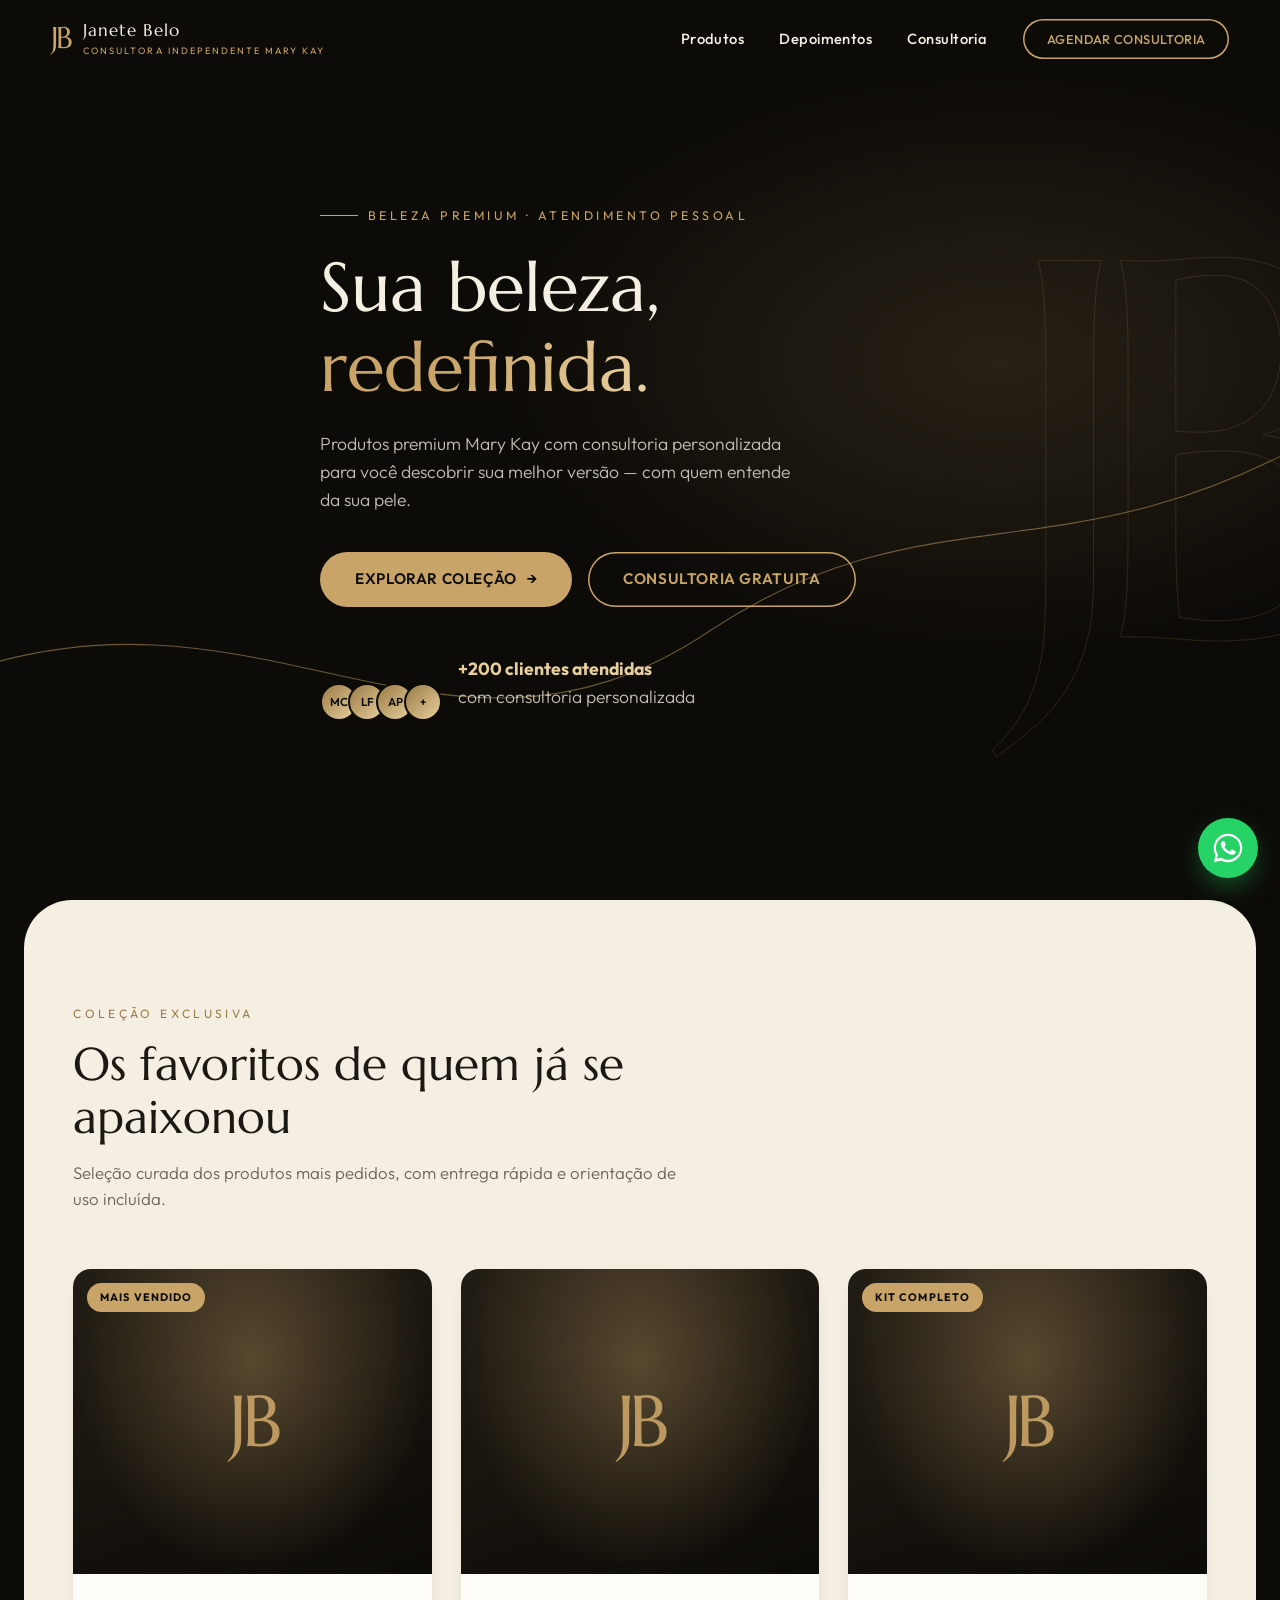
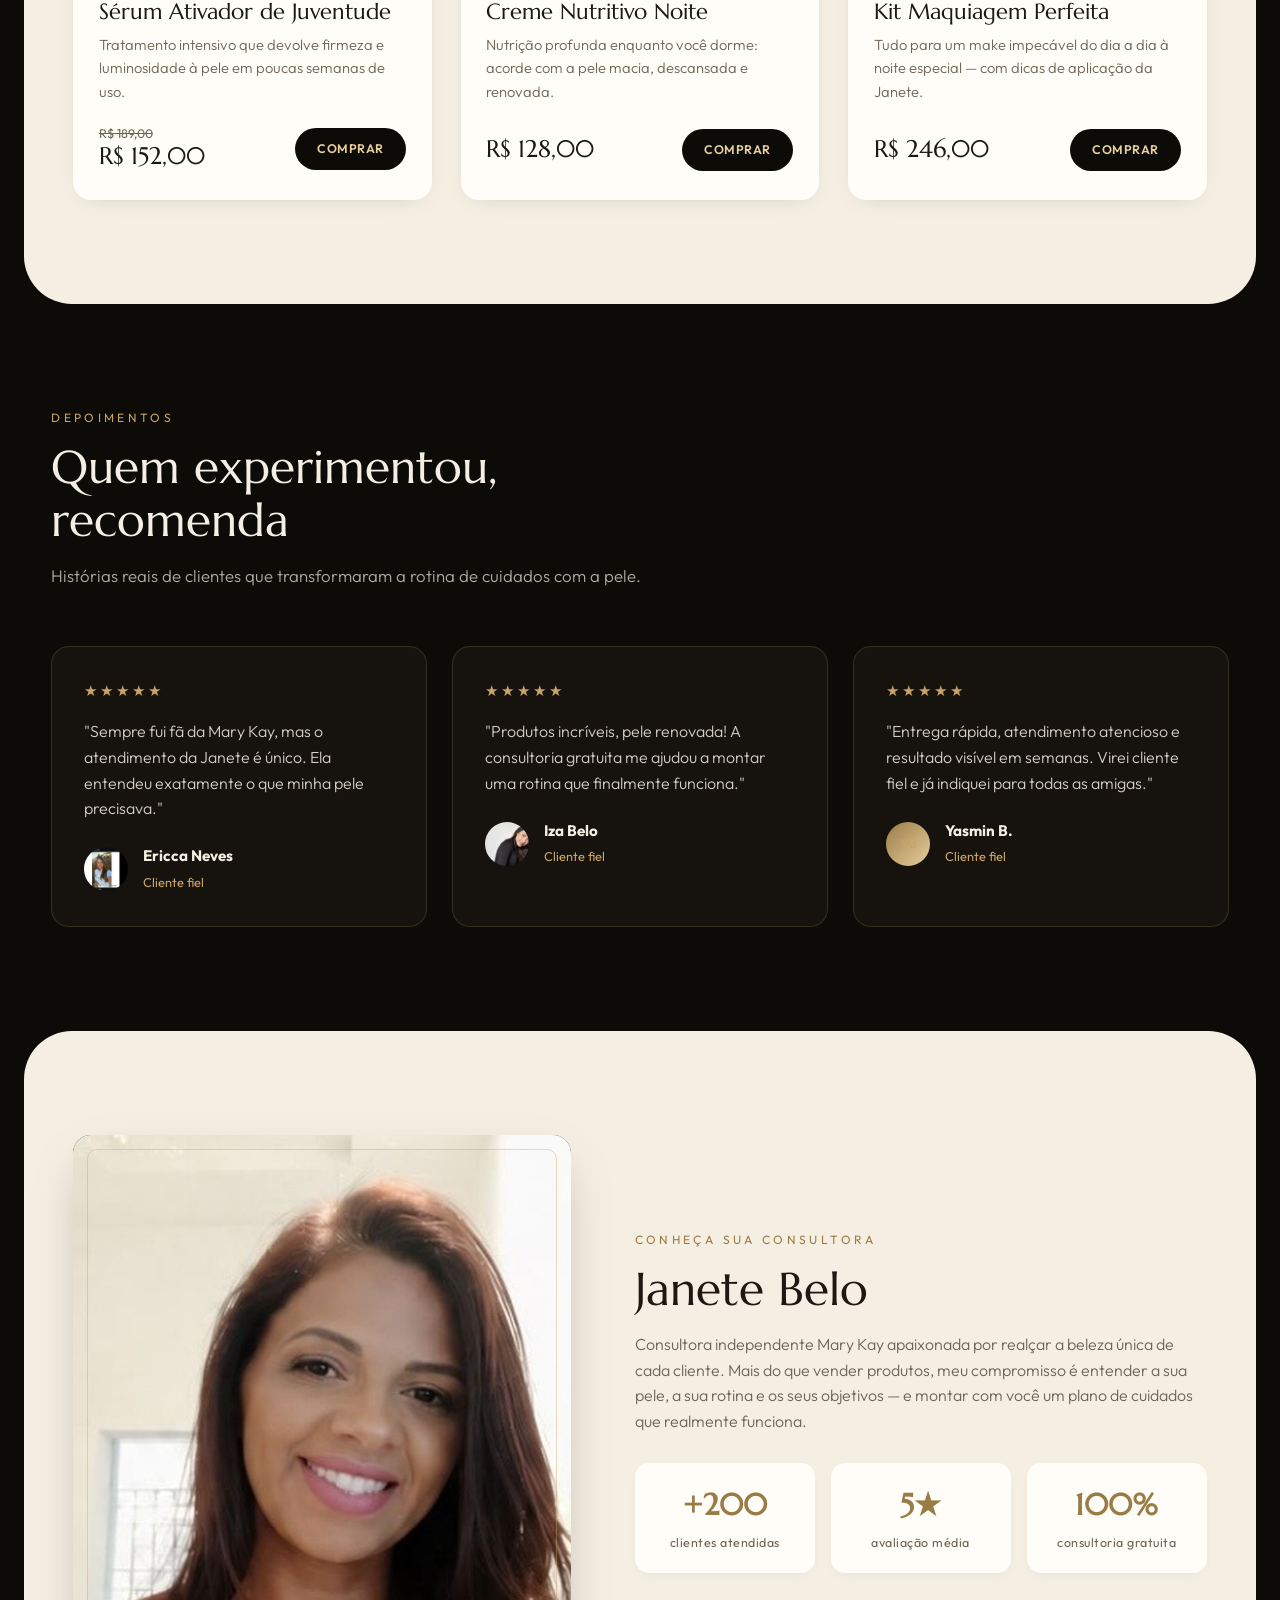
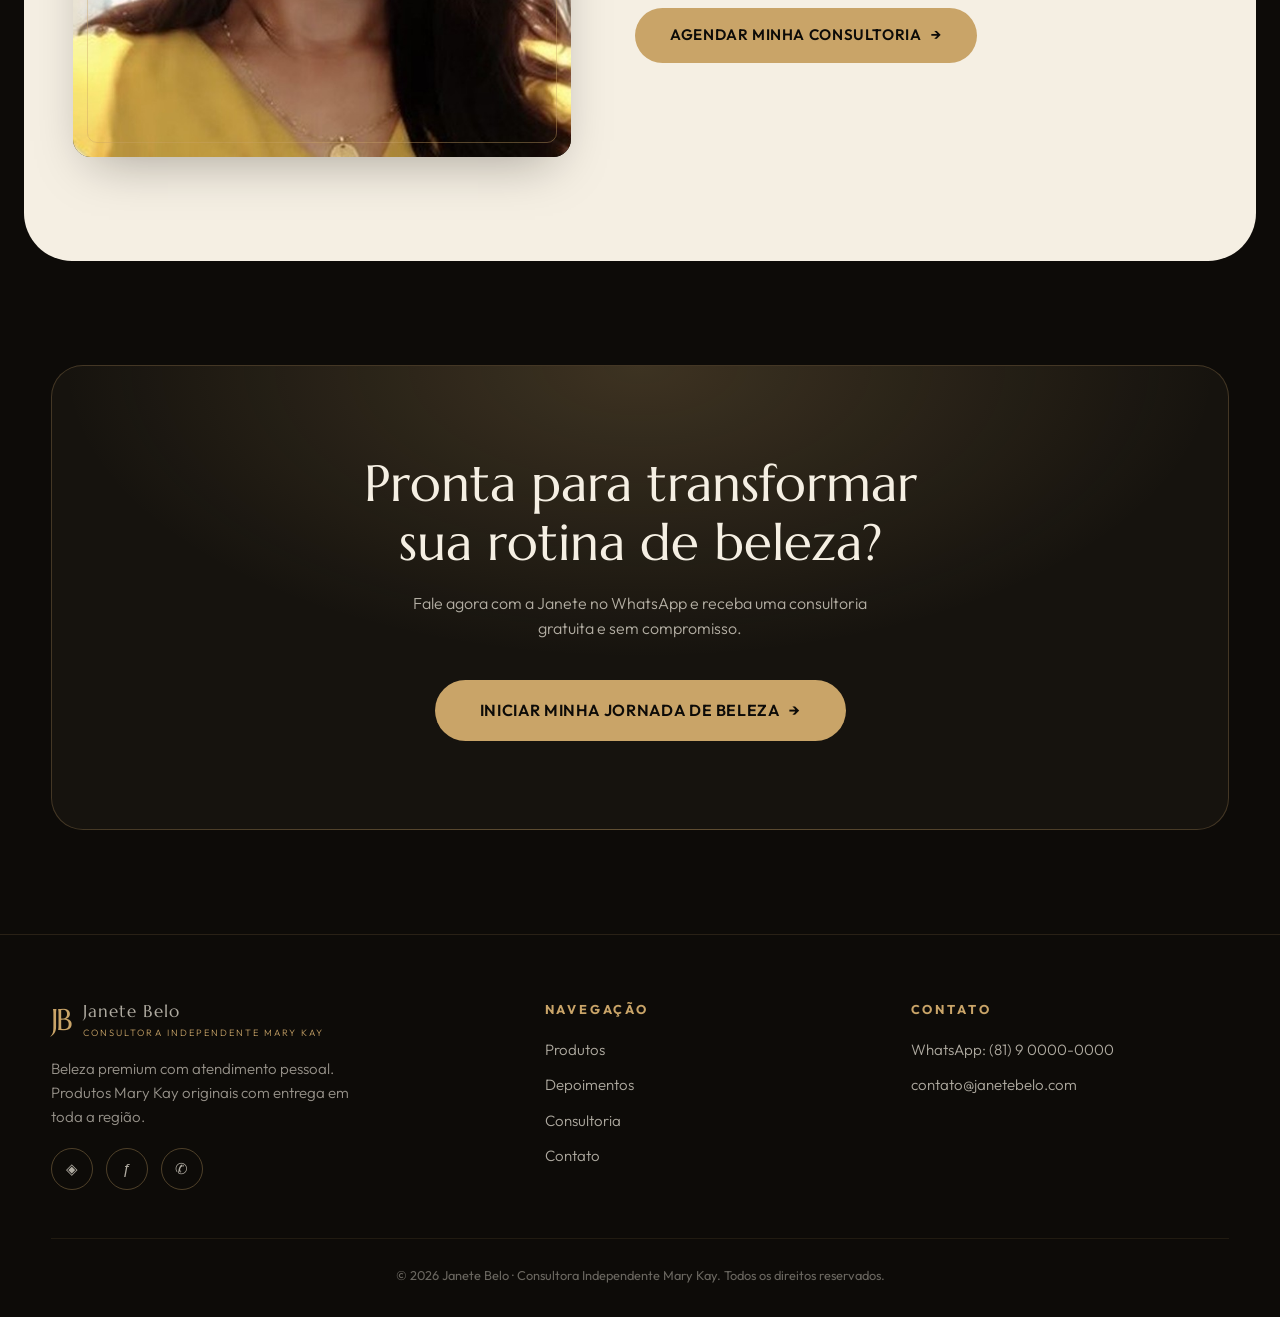
<file: index.html>
<!DOCTYPE html>
<html lang="pt-BR">
<head>
<meta charset="UTF-8">
<meta name="viewport" content="width=device-width, initial-scale=1.0">
<title>Janete Belo · Consultora Independente Mary Kay</title>
<meta name="description" content="Produtos premium Mary Kay com consultoria personalizada. Janete Belo, sua consultora independente. Descubra sua melhor versão.">

<!-- Fontes: Marcellus (display, luxo) + Outfit (corpo, moderno) -->
<link rel="preconnect" href="https://fonts.googleapis.com">
<link rel="preconnect" href="https://fonts.gstatic.com" crossorigin>
<link href="https://fonts.googleapis.com/css2?family=Marcellus&family=Outfit:wght@300;400;500;600;700&display=swap" rel="stylesheet">

<link rel="icon" type="image/x-icon" href="favicon.ico">
<link rel="apple-touch-icon" href="assets/img/favicon-192.png">

<link rel="stylesheet" href="css/style.css">
</head>
<body>

<!-- ================= HEADER ================= -->
<header class="header" id="header">
  <div class="container header__inner">
    <a href="#" class="logo">
      <span class="logo__monograma">JB</span>
      <span class="logo__texto">
        <span class="logo__nome">Janete Belo</span>
        <span class="logo__sub">Consultora Independente Mary Kay</span>
      </span>
    </a>
    <button class="menu-btn" id="menuBtn" aria-label="Abrir menu">☰</button>
    <nav class="nav" id="nav">
      <a href="#produtos">Produtos</a>
      <a href="#depoimentos">Depoimentos</a>
      <a href="#consultora">Consultoria</a>
      <a href="#contato" class="btn btn--fantasma">Agendar consultoria</a>
    </nav>
  </div>
</header>

<!-- ================= HERO ================= -->
<section class="hero">
  <span class="hero__marca" aria-hidden="true">JB</span>
  <svg class="hero__linha" viewBox="0 0 1440 800" preserveAspectRatio="none" aria-hidden="true">
    <path d="M-50,600 C300,500 500,720 800,560 C1050,430 1200,520 1500,380"/>
  </svg>
  <div class="container hero__conteudo">
    <span class="hero__eyebrow entrada entrada--1">Beleza premium · Atendimento pessoal</span>
    <h1 class="entrada entrada--2">Sua beleza,<br><em>redefinida.</em></h1>
    <p class="entrada entrada--3">Produtos premium Mary Kay com consultoria personalizada para você descobrir sua melhor versão — com quem entende da sua pele.</p>
    <div class="hero__ctas entrada entrada--4">
      <a href="#produtos" class="btn"><span>Explorar coleção</span><span class="seta">→</span></a>
      <a href="#contato" class="btn btn--fantasma"><span>Consultoria gratuita</span></a>
    </div>
    <div class="hero__prova entrada entrada--5">
      <div class="hero__avatares">
        <span>MC</span><span>LF</span><span>AP</span><span>+</span>
      </div>
      <p><strong>+200 clientes atendidas</strong><br>com consultoria personalizada</p>
    </div>
  </div>
</section>

<!-- ================= PRODUTOS ================= -->
<section class="secao secao--clara" id="produtos">
  <div class="container">
    <div class="secao__topo reveal">
      <span class="secao__eyebrow">Coleção exclusiva</span>
      <h2>Os favoritos de quem já se apaixonou</h2>
      <p>Seleção curada dos produtos mais pedidos, com entrega rápida e orientação de uso incluída.</p>
    </div>

    <div class="produtos__grid">
      <!-- PRODUTO 1 -->
      <article class="produto reveal">
        <div class="produto__foto">
          <span class="produto__selo">Mais vendido</span>
          <!-- Troque este span por <img src="serum.jpg" alt="Sérum Ativador de Juventude"> -->
          <span class="produto__marca" aria-hidden="true">JB</span>
        </div>
        <div class="produto__corpo">
          <h3>Sérum Ativador de Juventude</h3>
          <p>Tratamento intensivo que devolve firmeza e luminosidade à pele em poucas semanas de uso.</p>
          <div class="produto__rodape">
            <div class="produto__preco">
              <span class="de">R$ 189,00</span>
              <span class="por">R$ 152,00</span>
            </div>
            <a class="btn btn--escuro js-comprar" data-produto="Sérum Ativador de Juventude" href="#"><span>Comprar</span></a>
          </div>
        </div>
      </article>

      <!-- PRODUTO 2 -->
      <article class="produto reveal">
        <div class="produto__foto">
          <span class="produto__marca" aria-hidden="true">JB</span>
        </div>
        <div class="produto__corpo">
          <h3>Creme Nutritivo Noite</h3>
          <p>Nutrição profunda enquanto você dorme: acorde com a pele macia, descansada e renovada.</p>
          <div class="produto__rodape">
            <div class="produto__preco">
              <span class="por">R$ 128,00</span>
            </div>
            <a class="btn btn--escuro js-comprar" data-produto="Creme Nutritivo Noite" href="#"><span>Comprar</span></a>
          </div>
        </div>
      </article>

      <!-- PRODUTO 3 -->
      <article class="produto reveal">
        <div class="produto__foto">
          <span class="produto__selo">Kit completo</span>
          <span class="produto__marca" aria-hidden="true">JB</span>
        </div>
        <div class="produto__corpo">
          <h3>Kit Maquiagem Perfeita</h3>
          <p>Tudo para um make impecável do dia a dia à noite especial — com dicas de aplicação da Janete.</p>
          <div class="produto__rodape">
            <div class="produto__preco">
              <span class="por">R$ 246,00</span>
            </div>
            <a class="btn btn--escuro js-comprar" data-produto="Kit Maquiagem Perfeita" href="#"><span>Comprar</span></a>
          </div>
        </div>
      </article>
    </div>
  </div>
</section>

<!-- ================= DEPOIMENTOS ================= -->
<section class="secao secao--escura" id="depoimentos">
  <div class="container">
    <div class="secao__topo reveal">
      <span class="secao__eyebrow">Depoimentos</span>
      <h2>Quem experimentou, recomenda</h2>
      <p>Histórias reais de clientes que transformaram a rotina de cuidados com a pele.</p>
    </div>
    <div class="depoimentos__grid">
      <article class="depoimento reveal">
        <div class="depoimento__estrelas" aria-label="5 estrelas">★★★★★</div>
        <p>"Sempre fui fã da Mary Kay, mas o atendimento da Janete é único. Ela entendeu exatamente o que minha pele precisava."</p>
        <div class="depoimento__autor">
          <img class="depoimento__avatar" src="assets/img/depoimentos/ericca.jpg" alt="Ericca Neves">
          <div><strong>Ericca Neves</strong><span>Cliente fiel</span></div>
        </div>
      </article>
      <article class="depoimento reveal">
        <div class="depoimento__estrelas" aria-label="5 estrelas">★★★★★</div>
        <p>"Produtos incríveis, pele renovada! A consultoria gratuita me ajudou a montar uma rotina que finalmente funciona."</p>
        <div class="depoimento__autor">
          <img class="depoimento__avatar" src="assets/img/depoimentos/iza.jpg" alt="Iza Belo">
          <div><strong>Iza Belo</strong><span>Cliente fiel</span></div>
        </div>
      </article>
      <article class="depoimento reveal">
        <div class="depoimento__estrelas" aria-label="5 estrelas">★★★★★</div>
        <p>"Entrega rápida, atendimento atencioso e resultado visível em semanas. Virei cliente fiel e já indiquei para todas as amigas."</p>
        <div class="depoimento__autor">
          <!-- Foto da Yasmin: substitua o span por <img class="depoimento__avatar" src="assets/img/depoimentos/yasmin.jpg" alt="Yasmin B."> -->
          <span class="depoimento__avatar">YB</span>
          <div><strong>Yasmin B.</strong><span>Cliente fiel</span></div>
        </div>
      </article>
    </div>
  </div>
</section>

<!-- ================= CONSULTORA ================= -->
<section class="secao secao--clara" id="consultora">
  <div class="container consultora">
    <div class="consultora__foto reveal">
      <img src="assets/img/janete.jpg" alt="Janete Belo, Consultora Independente Mary Kay">
    </div>
    <div class="consultora__texto reveal">
      <span class="secao__eyebrow">Conheça sua consultora</span>
      <h2>Janete Belo</h2>
      <p>Consultora independente Mary Kay apaixonada por realçar a beleza única de cada cliente. Mais do que vender produtos, meu compromisso é entender a sua pele, a sua rotina e os seus objetivos — e montar com você um plano de cuidados que realmente funciona.</p>
      <div class="consultora__stats">
        <div class="stat"><strong>+200</strong><span>clientes atendidas</span></div>
        <div class="stat"><strong>5★</strong><span>avaliação média</span></div>
        <div class="stat"><strong>100%</strong><span>consultoria gratuita</span></div>
      </div>
      <a href="#contato" class="btn"><span>Agendar minha consultoria</span><span class="seta">→</span></a>
    </div>
  </div>
</section>

<!-- ================= CTA FINAL ================= -->
<section class="secao secao--escura" id="contato">
  <div class="container">
    <div class="cta-final reveal">
      <h2>Pronta para transformar sua rotina de beleza?</h2>
      <p>Fale agora com a Janete no WhatsApp e receba uma consultoria gratuita e sem compromisso.</p>
      <a class="btn js-whats" href="#"><span>Iniciar minha jornada de beleza</span><span class="seta">→</span></a>
    </div>
  </div>
</section>

<!-- ================= FOOTER ================= -->
<footer class="footer">
  <div class="container">
    <div class="footer__grid">
      <div>
        <a href="#" class="logo" style="margin-bottom:1rem">
          <span class="logo__monograma">JB</span>
          <span class="logo__texto">
            <span class="logo__nome">Janete Belo</span>
            <span class="logo__sub">Consultora Independente Mary Kay</span>
          </span>
        </a>
        <p>Beleza premium com atendimento pessoal. Produtos Mary Kay originais com entrega em toda a região.</p>
        <div class="footer__social">
          <a href="#" aria-label="Instagram">◈</a>
          <a href="#" aria-label="Facebook">ƒ</a>
          <a href="#" aria-label="WhatsApp" class="js-whats">✆</a>
        </div>
      </div>
      <div>
        <h4>Navegação</h4>
        <ul>
          <li><a href="#produtos">Produtos</a></li>
          <li><a href="#depoimentos">Depoimentos</a></li>
          <li><a href="#consultora">Consultoria</a></li>
          <li><a href="#contato">Contato</a></li>
        </ul>
      </div>
      <div>
        <h4>Contato</h4>
        <ul>
          <li><a href="#" class="js-whats">WhatsApp: (81) 9 0000-0000</a></li>
          <li><a href="mailto:contato@janetebelo.com">contato@janetebelo.com</a></li>
        </ul>
      </div>
    </div>
    <div class="footer__base">
      © 2026 Janete Belo · Consultora Independente Mary Kay. Todos os direitos reservados.
    </div>
  </div>
</footer>

<!-- ================= WHATSAPP FLUTUANTE ================= -->
<a class="whats js-whats" href="#" aria-label="Falar no WhatsApp">
  <svg viewBox="0 0 32 32"><path d="M16 .8C7.6.8.8 7.6.8 16c0 2.7.7 5.3 2 7.6L.8 31.2l7.8-2c2.2 1.2 4.7 1.9 7.4 1.9 8.4 0 15.2-6.8 15.2-15.2S24.4.8 16 .8zm0 27.7c-2.4 0-4.7-.7-6.7-1.9l-.5-.3-4.6 1.2 1.2-4.5-.3-.5c-1.3-2-2-4.4-2-6.8C3.1 8.9 8.9 3.1 16 3.1S28.9 8.9 28.9 16 23.1 28.5 16 28.5zm7-9.6c-.4-.2-2.3-1.1-2.6-1.2-.4-.1-.6-.2-.9.2-.3.4-1 1.2-1.2 1.5-.2.2-.4.3-.8.1-.4-.2-1.6-.6-3.1-1.9-1.1-1-1.9-2.3-2.1-2.6-.2-.4 0-.6.2-.8l.6-.7c.2-.2.3-.4.4-.6.1-.3 0-.5 0-.7-.1-.2-.9-2.1-1.2-2.9-.3-.8-.6-.7-.9-.7h-.7c-.3 0-.7.1-1 .5-.4.4-1.4 1.3-1.4 3.2s1.4 3.7 1.6 4c.2.3 2.8 4.2 6.7 5.9.9.4 1.7.6 2.2.8.9.3 1.8.3 2.5.2.8-.1 2.3-1 2.7-1.9.3-.9.3-1.7.2-1.9-.1-.2-.3-.3-.7-.5z"/></svg>
</a>

<script src="js/main.js"></script>
</body>
</html>
</file>
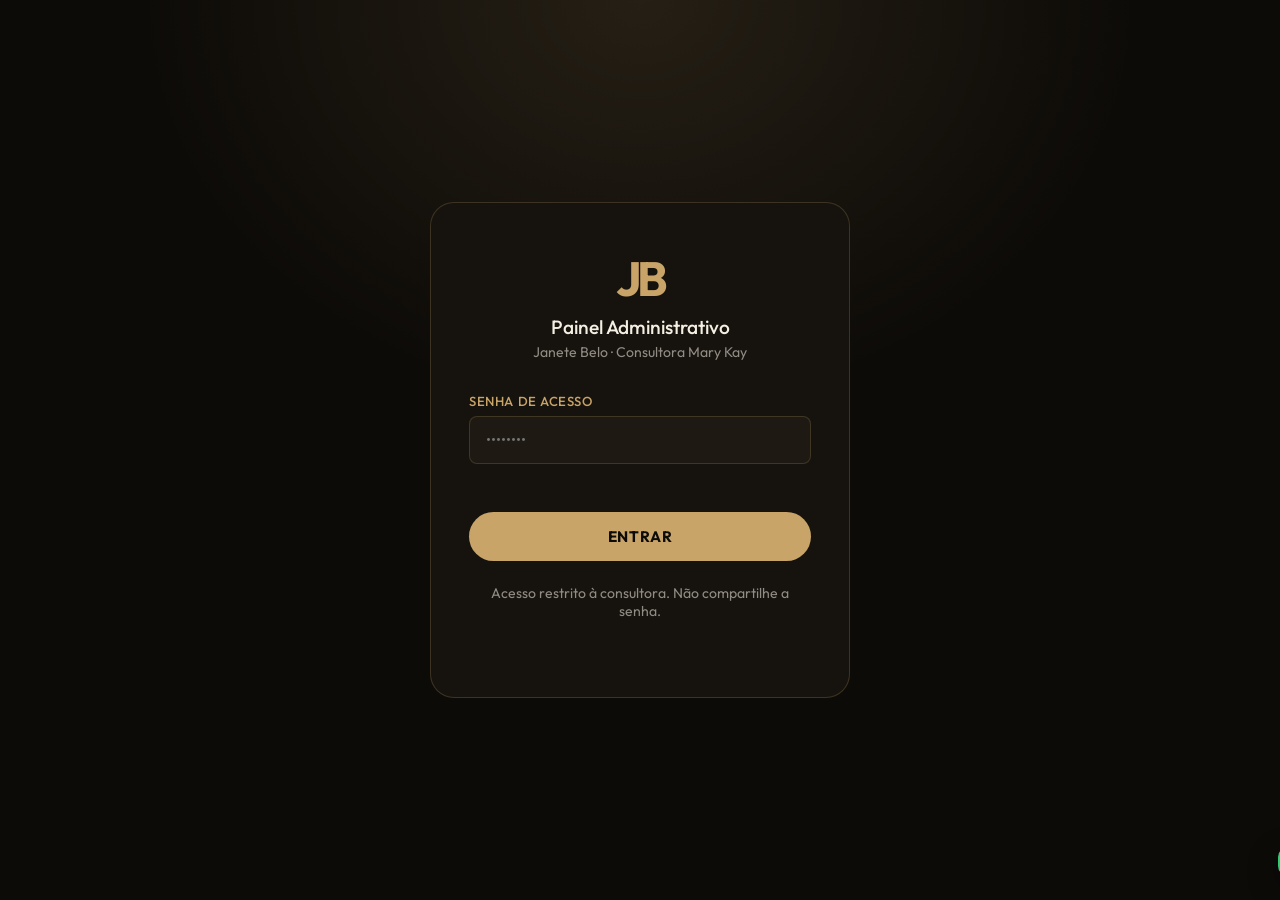
<file: admin.html>
<!DOCTYPE html>
<html lang="pt-BR">
<head>
<meta charset="UTF-8">
<meta name="viewport" content="width=device-width, initial-scale=1.0">
<title>Admin · Janete Belo</title>
<link rel="icon" type="image/x-icon" href="favicon.ico">
<link rel="preconnect" href="https://fonts.googleapis.com">
<link href="https://fonts.googleapis.com/css2?family=Outfit:wght@300;400;500;600;700&display=swap" rel="stylesheet">
<style>
:root{
  --preto:#0D0B08; --preto-suave:#16130E; --preto-card:#1E1A13;
  --dourado:#C9A468; --dourado-claro:#E8CF9E; --dourado-escuro:#9A7B45;
  --creme:#F5EFE3; --creme-card:#FFFDF8;
  --verde:#2ECC71; --vermelho:#E74C3C; --azul:#3498DB;
  --fonte:'Outfit',sans-serif;
  --raio:14px; --raio-sm:8px;
  --trans:cubic-bezier(.22,.9,.28,1);
}
*{margin:0;padding:0;box-sizing:border-box}
body{font-family:var(--fonte);background:var(--preto);color:var(--creme);min-height:100svh}
a{color:inherit;text-decoration:none}
img{max-width:100%;display:block}
button{cursor:pointer;font-family:var(--fonte)}

/* ── TELA DE LOGIN ── */
#tela-login{
  display:flex; align-items:center; justify-content:center;
  min-height:100svh;
  background:radial-gradient(ellipse 60% 70% at 50% 0%,rgba(201,164,104,.13),transparent 65%),var(--preto);
}
.login-box{
  width:min(420px,92vw);
  background:var(--preto-suave);
  border:1px solid rgba(201,164,104,.22);
  border-radius:24px;
  padding:2.8rem 2.4rem;
  text-align:center;
}
.login-logo{
  font-size:3rem; font-weight:700; letter-spacing:-.1em;
  color:var(--dourado); margin-bottom:.4rem;
}
.login-box h1{font-size:1.2rem;font-weight:500;margin-bottom:.3rem}
.login-box p{font-size:.88rem;color:rgba(245,239,227,.55);margin-bottom:2rem}
.campo{text-align:left;margin-bottom:1.2rem}
.campo label{display:block;font-size:.82rem;font-weight:500;color:var(--dourado);margin-bottom:.4rem;letter-spacing:.04em}
.campo input{
  width:100%; padding:.85rem 1rem;
  background:var(--preto-card); border:1px solid rgba(201,164,104,.2);
  border-radius:var(--raio-sm); color:var(--creme); font-family:var(--fonte); font-size:.95rem;
  transition:border-color .3s;
}
.campo input:focus{outline:none;border-color:var(--dourado)}
.erro-msg{color:var(--vermelho);font-size:.83rem;margin-bottom:.8rem;min-height:1.2em;text-align:center}
.btn-login{
  width:100%; padding:.95rem; border:none; border-radius:100px;
  background:var(--dourado); color:var(--preto); font-weight:700; font-size:.95rem;
  letter-spacing:.05em; text-transform:uppercase;
  position:relative; overflow:hidden;
  transition:transform .3s var(--trans), box-shadow .3s var(--trans);
}
.btn-login:hover{transform:translateY(-2px);box-shadow:0 10px 30px -10px rgba(201,164,104,.5)}
.login-hint{font-size:.75rem;color:rgba(245,239,227,.35);margin-top:1.4rem}

/* ── LAYOUT ADMIN ── */
#tela-admin{display:none}
.admin-header{
  position:sticky;top:0;z-index:50;
  background:rgba(13,11,8,.92); backdrop-filter:blur(14px);
  border-bottom:1px solid rgba(201,164,104,.15);
  padding:.8rem 1.6rem;
  display:flex; align-items:center; justify-content:space-between; gap:1rem;
}
.admin-logo{font-size:1.3rem;font-weight:700;letter-spacing:-.06em;color:var(--dourado)}
.admin-logo span{font-size:.78rem;font-weight:400;color:rgba(245,239,227,.5);margin-left:.4rem;letter-spacing:.04em}
.admin-header-actions{display:flex;gap:.7rem;align-items:center}
.chip{
  display:inline-flex;align-items:center;gap:.4rem;
  padding:.4rem .9rem; border-radius:100px; font-size:.78rem; font-weight:600;
  border:1px solid rgba(201,164,104,.35); color:var(--dourado); background:transparent;
  transition:background .3s, color .3s;
}
.chip:hover{background:var(--dourado);color:var(--preto)}
.chip--vermelho{border-color:rgba(231,76,60,.4);color:var(--vermelho)}
.chip--vermelho:hover{background:var(--vermelho);color:#fff}

.admin-body{max-width:1100px;margin:0 auto;padding:2rem 1.4rem 4rem}

/* Barra de ações */
.barra-acoes{
  display:flex; gap:.8rem; align-items:center; flex-wrap:wrap;
  margin-bottom:2rem;
}
.barra-acoes h2{font-size:1.3rem;font-weight:600;flex:1}
.badge{
  background:var(--dourado); color:var(--preto);
  font-size:.72rem; font-weight:700; padding:.2rem .6rem;
  border-radius:100px; margin-left:.5rem;
}

/* Botão primário */
.btn-pri{
  display:inline-flex;align-items:center;gap:.5rem;
  padding:.7rem 1.4rem; border:none; border-radius:100px;
  background:var(--dourado); color:var(--preto);
  font-family:var(--fonte); font-weight:700; font-size:.85rem;
  letter-spacing:.03em; text-transform:uppercase;
  transition:transform .3s var(--trans), box-shadow .3s var(--trans);
  position:relative;overflow:hidden;
}
.btn-pri:hover{transform:translateY(-2px);box-shadow:0 8px 24px -8px rgba(201,164,104,.5)}
.btn-sec{
  display:inline-flex;align-items:center;gap:.5rem;
  padding:.7rem 1.4rem; border:1.5px solid rgba(201,164,104,.35); border-radius:100px;
  background:transparent; color:var(--dourado);
  font-family:var(--fonte); font-weight:600; font-size:.85rem;
  transition:background .3s, color .3s;
}
.btn-sec:hover{background:var(--dourado);color:var(--preto)}

/* Grid de produtos */
.produtos-grid{
  display:grid;
  grid-template-columns:repeat(auto-fill,minmax(300px,1fr));
  gap:1.2rem;
}
.prod-card{
  background:var(--preto-card);
  border:1px solid rgba(201,164,104,.15);
  border-radius:var(--raio);
  overflow:hidden;
  transition:border-color .3s, transform .3s var(--trans);
  display:flex; flex-direction:column;
}
.prod-card:hover{border-color:rgba(201,164,104,.4);transform:translateY(-4px)}
.prod-foto{
  position:relative; aspect-ratio:4/3;
  background:linear-gradient(160deg,#221D14,#0D0B08);
  display:flex; align-items:center; justify-content:center;
  overflow:hidden;
}
.prod-foto img{width:100%;height:100%;object-fit:cover}
.prod-foto-placeholder{
  font-size:3.5rem; font-weight:700; color:rgba(201,164,104,.35); letter-spacing:-.08em;
}
.prod-selo-ativo{
  position:absolute;top:10px;left:10px;
  background:var(--verde); color:#fff;
  font-size:.65rem; font-weight:700; letter-spacing:.1em; text-transform:uppercase;
  padding:.25rem .6rem; border-radius:100px;
}
.prod-selo-inativo{background:rgba(231,76,60,.85) !important}
.prod-corpo{padding:1.1rem 1.2rem 1.3rem;flex:1;display:flex;flex-direction:column;gap:.35rem}
.prod-nome{font-size:1.05rem;font-weight:600;color:var(--creme-card)}
.prod-desc{font-size:.85rem;color:rgba(245,239,227,.6);font-weight:300;flex:1;
  display:-webkit-box;-webkit-line-clamp:2;-webkit-box-orient:vertical;overflow:hidden}
.prod-preco{display:flex;align-items:center;gap:.7rem;margin-top:.4rem}
.prod-preco .por{font-size:1.2rem;font-weight:700;color:var(--dourado)}
.prod-preco .de{font-size:.85rem;color:rgba(245,239,227,.4);text-decoration:line-through}
.prod-acoes{
  display:flex; gap:.6rem; padding:.9rem 1.2rem;
  border-top:1px solid rgba(201,164,104,.1);
}
.btn-icon{
  flex:1; padding:.55rem; border:1px solid rgba(201,164,104,.2);
  border-radius:var(--raio-sm); background:transparent; color:rgba(245,239,227,.7);
  font-size:.82rem; font-weight:500; font-family:var(--fonte);
  transition:background .25s, color .25s, border-color .25s;
}
.btn-icon:hover{background:rgba(201,164,104,.15);color:var(--dourado-claro);border-color:rgba(201,164,104,.4)}
.btn-icon--del:hover{background:rgba(231,76,60,.15);color:var(--vermelho);border-color:rgba(231,76,60,.35)}
.btn-icon--ok:hover{background:rgba(46,204,113,.15);color:var(--verde);border-color:rgba(46,204,113,.35)}

/* Estado vazio */
.vazio{
  grid-column:1/-1; text-align:center; padding:4rem 2rem;
  color:rgba(245,239,227,.4);
}
.vazio .icon{font-size:3.5rem;margin-bottom:1rem;opacity:.5}

/* ── MODAL ── */
.overlay{
  display:none; position:fixed; inset:0; z-index:200;
  background:rgba(0,0,0,.75); backdrop-filter:blur(6px);
  align-items:center; justify-content:center; padding:1rem;
}
.overlay.aberto{display:flex}
.modal{
  background:var(--preto-suave);
  border:1px solid rgba(201,164,104,.25);
  border-radius:20px;
  width:min(620px,100%);
  max-height:90svh; overflow-y:auto;
  padding:2rem 2rem 1.5rem;
  animation:slideUp .35s var(--trans);
}
@keyframes slideUp{from{opacity:0;transform:translateY(30px)}to{opacity:1;transform:none}}
.modal-header{display:flex;align-items:center;justify-content:space-between;margin-bottom:1.8rem}
.modal-header h3{font-size:1.2rem;font-weight:600}
.btn-fechar{
  background:none;border:none;color:rgba(245,239,227,.5);
  font-size:1.5rem;line-height:1;padding:.2rem;
  transition:color .25s;
}
.btn-fechar:hover{color:var(--vermelho)}
.form-grid{display:grid;grid-template-columns:1fr 1fr;gap:1rem}
.form-grid .span2{grid-column:span 2}
.form-campo{display:flex;flex-direction:column;gap:.4rem}
.form-campo label{font-size:.8rem;font-weight:500;color:var(--dourado);letter-spacing:.04em}
.form-campo input,
.form-campo textarea,
.form-campo select{
  padding:.75rem .9rem; border-radius:var(--raio-sm);
  background:var(--preto-card); border:1px solid rgba(201,164,104,.2);
  color:var(--creme); font-family:var(--fonte); font-size:.9rem;
  transition:border-color .3s;
}
.form-campo input:focus,
.form-campo textarea:focus,
.form-campo select:focus{outline:none;border-color:var(--dourado)}
.form-campo textarea{resize:vertical;min-height:80px}
.form-campo select option{background:var(--preto-suave)}
/* Preview da foto */
.foto-preview{
  aspect-ratio:4/3; border-radius:var(--raio-sm);
  background:var(--preto-card); border:2px dashed rgba(201,164,104,.3);
  display:flex;align-items:center;justify-content:center;
  overflow:hidden; position:relative; cursor:pointer;
  transition:border-color .3s;
}
.foto-preview:hover{border-color:var(--dourado)}
.foto-preview img{width:100%;height:100%;object-fit:cover}
.foto-preview-txt{text-align:center;color:rgba(245,239,227,.4);font-size:.85rem;pointer-events:none}
.foto-preview-txt span{display:block;font-size:2rem;margin-bottom:.4rem}
.form-campo input[type="file"]{display:none}
/* Toggle ativo */
.toggle-row{display:flex;align-items:center;justify-content:space-between;
  padding:.75rem .9rem; background:var(--preto-card);
  border:1px solid rgba(201,164,104,.2); border-radius:var(--raio-sm)}
.toggle-label{font-size:.9rem}
.toggle{position:relative;width:44px;height:24px;flex-shrink:0}
.toggle input{opacity:0;width:0;height:0}
.toggle-slider{
  position:absolute;inset:0; background:rgba(201,164,104,.2);
  border-radius:100px; transition:.3s;cursor:pointer;
}
.toggle-slider::before{
  content:"";position:absolute;width:18px;height:18px;
  left:3px;top:3px; background:#fff; border-radius:50%;
  transition:.3s var(--trans);
}
.toggle input:checked + .toggle-slider{background:var(--dourado)}
.toggle input:checked + .toggle-slider::before{transform:translateX(20px)}

.modal-footer{display:flex;gap:.8rem;justify-content:flex-end;margin-top:1.6rem;padding-top:1.2rem;border-top:1px solid rgba(201,164,104,.1)}

/* Toast */
.toast{
  position:fixed; bottom:1.5rem; right:1.5rem; z-index:999;
  background:var(--preto-card); border-left:3px solid var(--verde);
  border-radius:10px; padding:.9rem 1.3rem; font-size:.88rem; font-weight:500;
  box-shadow:0 10px 30px rgba(0,0,0,.4);
  transform:translateX(110%); transition:transform .4s var(--trans);
  min-width:220px;
}
.toast.show{transform:none}
.toast--erro{border-left-color:var(--vermelho)}

/* Exportar banner */
.export-banner{
  background:var(--preto-card); border:1px dashed rgba(201,164,104,.3);
  border-radius:var(--raio); padding:1.2rem 1.6rem;
  display:flex; align-items:center; gap:1rem; flex-wrap:wrap;
  margin-bottom:2rem;
}
.export-banner p{flex:1;font-size:.88rem;color:rgba(245,239,227,.65)}
.export-banner strong{color:var(--dourado-claro)}

/* Filtros */
.filtros{display:flex;gap:.6rem;flex-wrap:wrap;margin-bottom:1.5rem}
.filtro-btn{
  padding:.4rem .9rem; border-radius:100px; font-size:.8rem; font-weight:500;
  border:1px solid rgba(201,164,104,.25); background:transparent; color:rgba(245,239,227,.6);
  font-family:var(--fonte); transition:.25s;
}
.filtro-btn:hover,.filtro-btn.ativo{background:var(--dourado);color:var(--preto);border-color:var(--dourado)}

@media(max-width:560px){
  .form-grid{grid-template-columns:1fr}
  .form-grid .span2{grid-column:span 1}
  .admin-body{padding:1.2rem .8rem 3rem}
}
</style>
</head>
<body>

<!-- ══════════════ TELA DE LOGIN ══════════════ -->
<div id="tela-login">
  <div class="login-box">
    <div class="login-logo">JB</div>
    <h1>Painel Administrativo</h1>
    <p>Janete Belo · Consultora Mary Kay</p>
    <div class="campo">
      <label>SENHA DE ACESSO</label>
      <input type="password" id="inp-senha" placeholder="••••••••" autocomplete="current-password">
    </div>
    <div class="erro-msg" id="msg-erro"></div>
    <button class="btn-login" id="btn-entrar">ENTRAR</button>
    <p class="login-hint">Acesso restrito à consultora. Não compartilhe a senha.</p>
  </div>
</div>

<!-- ══════════════ PAINEL ADMIN ══════════════ -->
<div id="tela-admin">

  <header class="admin-header">
    <div style="display:flex;align-items:center;gap:.8rem">
      <div class="admin-logo">JB <span>Painel de Produtos</span></div>
    </div>
    <div class="admin-header-actions">
      <a href="index.html" target="_blank" class="chip">🌐 Ver site</a>
      <button class="chip chip--vermelho" id="btn-sair">Sair</button>
    </div>
  </header>

  <div class="admin-body">

    <!-- Banner exportar -->
    <div class="export-banner">
      <p>Os produtos salvos aqui ficam no <strong>armazenamento do navegador</strong>. Ao terminar de editar, clique em <strong>"Exportar JSON"</strong> e envie o arquivo para o desenvolvedor atualizar o site.</p>
      <button class="btn-sec" id="btn-exportar">⬇ Exportar JSON</button>
      <button class="btn-sec" id="btn-importar-btn">⬆ Importar JSON</button>
      <input type="file" id="inp-importar" accept=".json" style="display:none">
    </div>

    <!-- Ações -->
    <div class="barra-acoes">
      <h2>Produtos <span class="badge" id="badge-total">0</span></h2>
      <button class="btn-pri" id="btn-novo">+ Novo produto</button>
    </div>

    <!-- Filtros -->
    <div class="filtros">
      <button class="filtro-btn ativo" data-filtro="todos">Todos</button>
      <button class="filtro-btn" data-filtro="ativo">Ativos</button>
      <button class="filtro-btn" data-filtro="inativo">Inativos</button>
    </div>

    <!-- Grid -->
    <div class="produtos-grid" id="grid-produtos">
      <div class="vazio">
        <div class="icon">📦</div>
        <p>Nenhum produto cadastrado ainda.<br>Clique em <strong>+ Novo produto</strong> para começar.</p>
      </div>
    </div>

  </div>
</div>

<!-- ══════════════ MODAL PRODUTO ══════════════ -->
<div class="overlay" id="overlay-produto">
  <div class="modal" id="modal-produto">
    <div class="modal-header">
      <h3 id="modal-titulo">Novo produto</h3>
      <button class="btn-fechar" id="btn-fechar-modal">✕</button>
    </div>

    <div class="form-grid">
      <!-- Foto -->
      <div class="form-campo span2">
        <label>FOTO DO PRODUTO</label>
        <div class="foto-preview" id="foto-preview" title="Clique para escolher imagem">
          <div class="foto-preview-txt"><span>📷</span>Clique para adicionar foto<br><small style="opacity:.6">JPG, PNG, WEBP · máx 3MB</small></div>
        </div>
        <input type="file" id="inp-foto" accept="image/*">
      </div>

      <!-- Nome -->
      <div class="form-campo span2">
        <label>NOME DO PRODUTO *</label>
        <input type="text" id="inp-nome" placeholder="Ex: Sérum Ativador de Juventude" maxlength="80">
      </div>

      <!-- Descrição -->
      <div class="form-campo span2">
        <label>DESCRIÇÃO</label>
        <textarea id="inp-desc" placeholder="Descreva os benefícios do produto em 1-2 frases..." maxlength="220"></textarea>
      </div>

      <!-- Preço por -->
      <div class="form-campo">
        <label>PREÇO (R$) *</label>
        <input type="text" id="inp-preco" placeholder="152,00" inputmode="decimal">
      </div>

      <!-- Preço de (opcional) -->
      <div class="form-campo">
        <label>PREÇO ORIGINAL (riscado)</label>
        <input type="text" id="inp-preco-de" placeholder="189,00 (opcional)" inputmode="decimal">
      </div>

      <!-- Categoria -->
      <div class="form-campo">
        <label>CATEGORIA</label>
        <select id="inp-categoria">
          <option value="">Sem categoria</option>
          <option value="Tratamento">Tratamento</option>
          <option value="Maquiagem">Maquiagem</option>
          <option value="Hidratação">Hidratação</option>
          <option value="Perfumaria">Perfumaria</option>
          <option value="Proteção Solar">Proteção Solar</option>
          <option value="Corpo">Corpo</option>
          <option value="Kit">Kit</option>
        </select>
      </div>

      <!-- Selo destaque -->
      <div class="form-campo">
        <label>SELO DE DESTAQUE</label>
        <input type="text" id="inp-selo" placeholder="Ex: Mais vendido, Novo, Kit..." maxlength="25">
      </div>

      <!-- Ativo -->
      <div class="form-campo span2">
        <label>STATUS</label>
        <div class="toggle-row">
          <span class="toggle-label" id="toggle-label">Produto ativo (aparece no site)</span>
          <label class="toggle">
            <input type="checkbox" id="inp-ativo" checked>
            <span class="toggle-slider"></span>
          </label>
        </div>
      </div>
    </div>

    <div class="modal-footer">
      <button class="btn-sec" id="btn-cancelar">Cancelar</button>
      <button class="btn-pri" id="btn-salvar">💾 Salvar produto</button>
    </div>
  </div>
</div>

<!-- Toast -->
<div class="toast" id="toast"></div>

<script>
'use strict';

/* ══════════════════════════════════════════════
   CONFIGURAÇÃO
══════════════════════════════════════════════ */
// Para mudar a senha: gere um novo SHA-256 em https://emn178.github.io/online-tools/sha256.html
// e substitua o valor abaixo.
const HASH_SENHA = '97e776f1dc865f053840c6df3bf1b025b54542d6801e6aa45aa1eeb72959d703';
// Senha atual: janete2024

const CHAVE_STORAGE = 'jb_produtos_v1';
const CHAVE_SESSAO  = 'jb_admin_ok';

/* ══════════════════════════════════════════════
   UTILITÁRIOS
══════════════════════════════════════════════ */
async function sha256(msg) {
  const buf = await crypto.subtle.digest('SHA-256', new TextEncoder().encode(msg));
  return Array.from(new Uint8Array(buf)).map(b => b.toString(16).padStart(2,'0')).join('');
}

function salvarProdutos(lista) {
  localStorage.setItem(CHAVE_STORAGE, JSON.stringify(lista));
}
function carregarProdutos() {
  try { return JSON.parse(localStorage.getItem(CHAVE_STORAGE)) || []; }
  catch { return []; }
}

let toastTimer;
function toast(msg, tipo='ok') {
  const el = document.getElementById('toast');
  el.textContent = tipo === 'ok' ? '✅ ' + msg : '❌ ' + msg;
  el.className = 'toast show' + (tipo === 'erro' ? ' toast--erro' : '');
  clearTimeout(toastTimer);
  toastTimer = setTimeout(() => el.classList.remove('show'), 3200);
}

function uid() {
  return Date.now().toString(36) + Math.random().toString(36).slice(2,7);
}

function formatarPreco(v) {
  // Aceita "152", "152,00", "152.00" — normaliza para "152,00"
  const n = parseFloat(v.replace(',','.'));
  if (isNaN(n)) return '';
  return n.toLocaleString('pt-BR', {minimumFractionDigits:2, maximumFractionDigits:2});
}

/* ══════════════════════════════════════════════
   LOGIN
══════════════════════════════════════════════ */
function verificarSessao() {
  if (sessionStorage.getItem(CHAVE_SESSAO) === '1') mostrarAdmin();
}

document.getElementById('btn-entrar').addEventListener('click', fazerLogin);
document.getElementById('inp-senha').addEventListener('keydown', e => {
  if (e.key === 'Enter') fazerLogin();
});

async function fazerLogin() {
  const senha = document.getElementById('inp-senha').value.trim();
  if (!senha) { document.getElementById('msg-erro').textContent = 'Digite a senha.'; return; }
  const hash = await sha256(senha);
  if (hash === HASH_SENHA) {
    sessionStorage.setItem(CHAVE_SESSAO, '1');
    mostrarAdmin();
  } else {
    document.getElementById('msg-erro').textContent = 'Senha incorreta. Tente novamente.';
    document.getElementById('inp-senha').value = '';
    document.getElementById('inp-senha').focus();
    // Shake
    const box = document.querySelector('.login-box');
    box.style.animation = 'none';
    void box.offsetWidth;
    box.style.animation = 'shake .4s ease';
  }
}

// Adicionar keyframe de shake dinamicamente
const styleShake = document.createElement('style');
styleShake.textContent = '@keyframes shake{0%,100%{transform:none}20%,60%{transform:translateX(-8px)}40%,80%{transform:translateX(8px)}}';
document.head.appendChild(styleShake);

function mostrarAdmin() {
  document.getElementById('tela-login').style.display = 'none';
  document.getElementById('tela-admin').style.display = 'block';
  renderizarGrid();
}

document.getElementById('btn-sair').addEventListener('click', () => {
  sessionStorage.removeItem(CHAVE_SESSAO);
  location.reload();
});

/* ══════════════════════════════════════════════
   ESTADO
══════════════════════════════════════════════ */
let produtos = carregarProdutos();
let idEditando = null;
let fotoBase64 = null;
let filtroAtual = 'todos';

/* ══════════════════════════════════════════════
   RENDERIZAR GRID
══════════════════════════════════════════════ */
function renderizarGrid() {
  const grid = document.getElementById('grid-produtos');
  let lista = produtos;
  if (filtroAtual === 'ativo')   lista = produtos.filter(p => p.ativo);
  if (filtroAtual === 'inativo') lista = produtos.filter(p => !p.ativo);

  document.getElementById('badge-total').textContent = produtos.length;

  if (lista.length === 0) {
    grid.innerHTML = `<div class="vazio">
      <div class="icon">${filtroAtual === 'inativo' ? '😴' : '📦'}</div>
      <p>${filtroAtual === 'todos'
        ? 'Nenhum produto cadastrado ainda.<br>Clique em <strong>+ Novo produto</strong> para começar.'
        : 'Nenhum produto nessa categoria.'}</p></div>`;
    return;
  }

  grid.innerHTML = lista.map(p => `
    <div class="prod-card" data-id="${p.id}">
      <div class="prod-foto">
        ${p.foto
          ? `<img src="${p.foto}" alt="${p.nome}" loading="lazy">`
          : `<div class="prod-foto-placeholder">JB</div>`}
        <span class="prod-selo-ativo ${p.ativo ? '' : 'prod-selo-inativo'}">
          ${p.ativo ? (p.selo || 'Ativo') : 'Inativo'}
        </span>
      </div>
      <div class="prod-corpo">
        ${p.categoria ? `<small style="color:var(--dourado);font-size:.72rem;letter-spacing:.1em;text-transform:uppercase">${p.categoria}</small>` : ''}
        <div class="prod-nome">${p.nome}</div>
        <div class="prod-desc">${p.descricao || '<em style="opacity:.4">Sem descrição</em>'}</div>
        <div class="prod-preco">
          <span class="por">R$ ${p.preco}</span>
          ${p.precoDe ? `<span class="de">R$ ${p.precoDe}</span>` : ''}
        </div>
      </div>
      <div class="prod-acoes">
        <button class="btn-icon" onclick="editarProduto('${p.id}')">✏️ Editar</button>
        <button class="btn-icon btn-icon--ok" onclick="toggleAtivo('${p.id}')">
          ${p.ativo ? '⏸ Pausar' : '▶ Ativar'}
        </button>
        <button class="btn-icon btn-icon--del" onclick="deletarProduto('${p.id}')">🗑 Excluir</button>
      </div>
    </div>`).join('');
}

/* ══════════════════════════════════════════════
   FILTROS
══════════════════════════════════════════════ */
document.querySelectorAll('.filtro-btn').forEach(btn => {
  btn.addEventListener('click', () => {
    document.querySelectorAll('.filtro-btn').forEach(b => b.classList.remove('ativo'));
    btn.classList.add('ativo');
    filtroAtual = btn.dataset.filtro;
    renderizarGrid();
  });
});

/* ══════════════════════════════════════════════
   MODAL
══════════════════════════════════════════════ */
const overlay = document.getElementById('overlay-produto');

function abrirModal(titulo) {
  document.getElementById('modal-titulo').textContent = titulo;
  overlay.classList.add('aberto');
  document.getElementById('inp-nome').focus();
}
function fecharModal() {
  overlay.classList.remove('aberto');
  limparForm();
}
document.getElementById('btn-fechar-modal').addEventListener('click', fecharModal);
document.getElementById('btn-cancelar').addEventListener('click', fecharModal);
overlay.addEventListener('click', e => { if (e.target === overlay) fecharModal(); });

function limparForm() {
  ['inp-nome','inp-desc','inp-preco','inp-preco-de','inp-selo'].forEach(id => {
    document.getElementById(id).value = '';
  });
  document.getElementById('inp-categoria').value = '';
  document.getElementById('inp-ativo').checked = true;
  document.getElementById('foto-preview').innerHTML = `
    <div class="foto-preview-txt"><span>📷</span>Clique para adicionar foto<br>
    <small style="opacity:.6">JPG, PNG, WEBP · máx 3MB</small></div>`;
  fotoBase64 = null;
  idEditando = null;
  document.getElementById('inp-foto').value = '';
}

/* Novo produto */
document.getElementById('btn-novo').addEventListener('click', () => {
  idEditando = null;
  limparForm();
  abrirModal('Novo produto');
});

/* Upload de foto */
document.getElementById('foto-preview').addEventListener('click', () => {
  document.getElementById('inp-foto').click();
});
document.getElementById('inp-foto').addEventListener('change', e => {
  const file = e.target.files[0];
  if (!file) return;
  if (file.size > 3 * 1024 * 1024) { toast('Imagem muito grande. Máx 3MB.', 'erro'); return; }
  const reader = new FileReader();
  reader.onload = ev => {
    fotoBase64 = ev.target.result;
    document.getElementById('foto-preview').innerHTML =
      `<img src="${fotoBase64}" alt="preview" style="width:100%;height:100%;object-fit:cover">`;
  };
  reader.readAsDataURL(file);
});

/* Toggle label */
document.getElementById('inp-ativo').addEventListener('change', e => {
  document.getElementById('toggle-label').textContent =
    e.target.checked ? 'Produto ativo (aparece no site)' : 'Produto inativo (oculto no site)';
});

/* Salvar */
document.getElementById('btn-salvar').addEventListener('click', () => {
  const nome  = document.getElementById('inp-nome').value.trim();
  const preco = document.getElementById('inp-preco').value.trim();
  if (!nome)  { toast('Nome do produto é obrigatório.','erro'); return; }
  if (!preco) { toast('Preço é obrigatório.','erro'); return; }

  const produto = {
    id:        idEditando || uid(),
    nome,
    descricao: document.getElementById('inp-desc').value.trim(),
    preco:     formatarPreco(preco),
    precoDe:   formatarPreco(document.getElementById('inp-preco-de').value.trim()),
    categoria: document.getElementById('inp-categoria').value,
    selo:      document.getElementById('inp-selo').value.trim(),
    ativo:     document.getElementById('inp-ativo').checked,
    foto:      fotoBase64 || (idEditando ? (produtos.find(p=>p.id===idEditando)||{}).foto : null),
    updatedAt: new Date().toISOString(),
  };

  if (idEditando) {
    const i = produtos.findIndex(p => p.id === idEditando);
    if (i > -1) produtos[i] = produto;
  } else {
    produto.createdAt = produto.updatedAt;
    produtos.unshift(produto);
  }

  salvarProdutos(produtos);
  renderizarGrid();
  fecharModal();
  toast(idEditando ? 'Produto atualizado!' : 'Produto cadastrado!');
});

/* ══════════════════════════════════════════════
   AÇÕES NO CARD
══════════════════════════════════════════════ */
function editarProduto(id) {
  const p = produtos.find(x => x.id === id);
  if (!p) return;
  idEditando = id;
  fotoBase64 = p.foto || null;

  document.getElementById('inp-nome').value      = p.nome;
  document.getElementById('inp-desc').value      = p.descricao || '';
  document.getElementById('inp-preco').value     = p.preco;
  document.getElementById('inp-preco-de').value  = p.precoDe || '';
  document.getElementById('inp-categoria').value = p.categoria || '';
  document.getElementById('inp-selo').value      = p.selo || '';
  document.getElementById('inp-ativo').checked   = p.ativo;
  document.getElementById('toggle-label').textContent =
    p.ativo ? 'Produto ativo (aparece no site)' : 'Produto inativo (oculto no site)';

  const prev = document.getElementById('foto-preview');
  prev.innerHTML = p.foto
    ? `<img src="${p.foto}" alt="preview" style="width:100%;height:100%;object-fit:cover">`
    : `<div class="foto-preview-txt"><span>📷</span>Clique para adicionar foto</div>`;

  abrirModal('Editar produto');
}

function toggleAtivo(id) {
  const p = produtos.find(x => x.id === id);
  if (!p) return;
  p.ativo = !p.ativo;
  salvarProdutos(produtos);
  renderizarGrid();
  toast(p.ativo ? `"${p.nome}" ativado.` : `"${p.nome}" pausado.`);
}

function deletarProduto(id) {
  const p = produtos.find(x => x.id === id);
  if (!p) return;
  if (!confirm(`Excluir "${p.nome}"? Essa ação não pode ser desfeita.`)) return;
  produtos = produtos.filter(x => x.id !== id);
  salvarProdutos(produtos);
  renderizarGrid();
  toast(`"${p.nome}" excluído.`);
}

/* ══════════════════════════════════════════════
   EXPORTAR / IMPORTAR JSON
══════════════════════════════════════════════ */
document.getElementById('btn-exportar').addEventListener('click', () => {
  if (produtos.length === 0) { toast('Nenhum produto para exportar.','erro'); return; }
  const json = JSON.stringify(produtos, null, 2);
  const blob = new Blob([json], {type:'application/json'});
  const a = document.createElement('a');
  a.href = URL.createObjectURL(blob);
  a.download = `jb-produtos-${new Date().toISOString().slice(0,10)}.json`;
  a.click();
  toast('JSON exportado com sucesso!');
});

document.getElementById('btn-importar-btn').addEventListener('click', () => {
  document.getElementById('inp-importar').click();
});
document.getElementById('inp-importar').addEventListener('change', e => {
  const file = e.target.files[0];
  if (!file) return;
  const reader = new FileReader();
  reader.onload = ev => {
    try {
      const dados = JSON.parse(ev.target.result);
      if (!Array.isArray(dados)) throw new Error();
      if (!confirm(`Importar ${dados.length} produto(s)? Os dados atuais serão substituídos.`)) return;
      produtos = dados;
      salvarProdutos(produtos);
      renderizarGrid();
      toast(`${dados.length} produto(s) importado(s)!`);
    } catch {
      toast('Arquivo JSON inválido.','erro');
    }
  };
  reader.readAsText(file);
  e.target.value = '';
});

/* ══════════════════════════════════════════════
   INIT
══════════════════════════════════════════════ */
verificarSessao();
</script>
</body>
</html>
</file>
<file: css/style.css>
/* ============================================================
   TOKENS DE DESIGN — identidade JB (preto + dourado premium)
   ============================================================ */
:root{
  --preto:        #0D0B08;   /* fundo principal */
  --preto-suave:  #16130E;   /* cards escuros */
  --dourado:      #C9A468;   /* dourado principal */
  --dourado-claro:#E8CF9E;   /* brilho / hover */
  --dourado-escuro:#9A7B45;  /* sombras do dourado */
  --creme:        #F5EFE3;   /* seções claras */
  --creme-card:   #FFFDF8;   /* cards claros */
  --texto-escuro: #1C1812;
  --texto-suave:  #6E6455;

  --fonte-display:'Marcellus', serif;
  --fonte-corpo:  'Outfit', sans-serif;

  --raio: 18px;
  --transicao: cubic-bezier(.22,.9,.28,1);
  --sombra-card: 0 20px 50px -18px rgba(13,11,8,.35);
  --sombra-dourada: 0 10px 35px -10px rgba(201,164,104,.55);
}

*{margin:0;padding:0;box-sizing:border-box}
html{scroll-behavior:smooth}
body{
  font-family:var(--fonte-corpo);
  background:var(--preto);
  color:var(--creme);
  line-height:1.6;
  overflow-x:hidden;
}
img{max-width:100%;display:block}
a{color:inherit;text-decoration:none}
h1,h2,h3{font-family:var(--fonte-display);font-weight:400;line-height:1.15}
.container{width:min(1180px,92%);margin-inline:auto}

/* Seleção de texto dourada */
::selection{background:var(--dourado);color:var(--preto)}

/* ============================================================
   BOTÕES — assinatura do site: brilho dourado que atravessa
   ============================================================ */
.btn{
  --btn-bg:var(--dourado);
  --btn-cor:var(--preto);
  position:relative;
  display:inline-flex;
  align-items:center;
  gap:.6rem;
  padding:.95rem 2.2rem;
  border:none;
  border-radius:100px;
  background:var(--btn-bg);
  color:var(--btn-cor);
  font-family:var(--fonte-corpo);
  font-weight:600;
  font-size:.95rem;
  letter-spacing:.04em;
  text-transform:uppercase;
  cursor:pointer;
  overflow:hidden;
  isolation:isolate;
  transition:transform .35s var(--transicao), box-shadow .35s var(--transicao);
  will-change:transform;
}
/* Faixa de brilho que atravessa o botão */
.btn::before{
  content:"";
  position:absolute;
  inset:0;
  background:linear-gradient(115deg,transparent 30%,rgba(255,255,255,.55) 50%,transparent 70%);
  transform:translateX(-120%);
  transition:transform .7s var(--transicao);
  z-index:1;
}
.btn:hover::before, .btn:focus-visible::before{transform:translateX(120%)}
.btn:hover, .btn:focus-visible{
  transform:translateY(-3px) scale(1.02);
  box-shadow:var(--sombra-dourada);
}
.btn:active{transform:translateY(-1px) scale(.98)}
.btn > *{position:relative;z-index:2}

/* Variante contorno (fantasma) */
.btn--fantasma{
  --btn-bg:transparent;
  --btn-cor:var(--dourado);
  box-shadow:inset 0 0 0 1.5px var(--dourado);
}
.btn--fantasma:hover{
  --btn-cor:var(--preto);
  background:var(--dourado);
  box-shadow:inset 0 0 0 1.5px var(--dourado), var(--sombra-dourada);
}

/* Variante escura (para seções claras) */
.btn--escuro{
  --btn-bg:var(--preto);
  --btn-cor:var(--dourado-claro);
}
.btn--escuro:hover{box-shadow:0 12px 35px -10px rgba(13,11,8,.55)}

/* Seta que desliza no hover */
.btn .seta{transition:transform .35s var(--transicao)}
.btn:hover .seta{transform:translateX(5px)}

/* Efeito ripple (via JS) */
.ripple{
  position:absolute;
  border-radius:50%;
  background:rgba(255,255,255,.45);
  transform:scale(0);
  animation:ripple .6s ease-out forwards;
  pointer-events:none;
  z-index:1;
}
@keyframes ripple{to{transform:scale(3);opacity:0}}

/* ============================================================
   HEADER fixo com fundo que aparece no scroll
   ============================================================ */
.header{
  position:fixed;
  top:0;left:0;right:0;
  z-index:100;
  padding:1.1rem 0;
  transition:background .4s ease, padding .4s ease, box-shadow .4s ease;
}
.header.rolado{
  background:rgba(13,11,8,.9);
  backdrop-filter:blur(14px);
  -webkit-backdrop-filter:blur(14px);
  padding:.7rem 0;
  box-shadow:0 6px 30px -12px rgba(0,0,0,.6);
}
.header__inner{display:flex;align-items:center;justify-content:space-between}
.logo{display:flex;align-items:center;gap:.8rem}
.logo__monograma{
  font-family:var(--fonte-display);
  font-size:1.9rem;
  color:var(--dourado);
  letter-spacing:-.08em;
  line-height:1;
}
.logo__texto{display:flex;flex-direction:column}
.logo__nome{font-family:var(--fonte-display);font-size:1.05rem;letter-spacing:.06em}
.logo__sub{font-size:.58rem;letter-spacing:.22em;text-transform:uppercase;color:var(--dourado)}
.nav{display:flex;align-items:center;gap:2.2rem}
.nav a{
  position:relative;
  font-size:.92rem;
  font-weight:500;
  letter-spacing:.03em;
  padding:.2rem 0;
}
.nav a::after{
  content:"";
  position:absolute;
  left:0;bottom:-2px;
  width:100%;height:1.5px;
  background:var(--dourado);
  transform:scaleX(0);
  transform-origin:right;
  transition:transform .35s var(--transicao);
}
.nav a:hover::after{transform:scaleX(1);transform-origin:left}
.nav .btn{padding:.6rem 1.5rem;font-size:.8rem}
.menu-btn{display:none;background:none;border:none;color:var(--dourado);font-size:1.6rem;cursor:pointer}

/* ============================================================
   HERO
   ============================================================ */
.hero{
  position:relative;
  min-height:100svh;
  display:flex;
  align-items:center;
  padding:8rem 0 5rem;
  background:
    radial-gradient(ellipse 60% 50% at 78% 40%, rgba(201,164,104,.14), transparent 65%),
    var(--preto);
  overflow:hidden;
}
/* Monograma gigante de fundo — assinatura visual */
.hero__marca{
  position:absolute;
  right:-4%;
  top:50%;
  transform:translateY(-50%);
  font-family:var(--fonte-display);
  font-size:clamp(18rem,42vw,38rem);
  color:transparent;
  -webkit-text-stroke:1px rgba(201,164,104,.16);
  letter-spacing:-.1em;
  user-select:none;
  pointer-events:none;
  animation:flutuar 9s ease-in-out infinite;
}
@keyframes flutuar{
  0%,100%{transform:translateY(-50%)}
  50%{transform:translateY(calc(-50% - 18px))}
}
/* Linha dourada decorativa que se desenha */
.hero__linha{
  position:absolute;
  top:0;left:0;
  width:100%;height:100%;
  pointer-events:none;
  opacity:.5;
}
.hero__linha path{
  stroke:var(--dourado);
  stroke-width:1;
  fill:none;
  stroke-dasharray:2000;
  stroke-dashoffset:2000;
  animation:desenhar 3.5s ease forwards .4s;
}
@keyframes desenhar{to{stroke-dashoffset:0}}

.hero__conteudo{position:relative;z-index:2;max-width:640px}
.hero__eyebrow{
  display:inline-flex;
  align-items:center;
  gap:.6rem;
  font-size:.78rem;
  letter-spacing:.28em;
  text-transform:uppercase;
  color:var(--dourado);
  margin-bottom:1.4rem;
}
.hero__eyebrow::before{
  content:"";
  width:38px;height:1px;
  background:var(--dourado);
}
.hero h1{
  font-size:clamp(2.6rem,5.4vw,4.4rem);
  margin-bottom:1.4rem;
}
.hero h1 em{
  font-style:normal;
  background:linear-gradient(100deg,var(--dourado) 20%,var(--dourado-claro) 50%,var(--dourado) 80%);
  background-size:200% auto;
  -webkit-background-clip:text;
  background-clip:text;
  color:transparent;
  animation:brilho-texto 4s linear infinite;
}
@keyframes brilho-texto{to{background-position:200% center}}
.hero p{
  font-size:1.1rem;
  font-weight:300;
  color:rgba(245,239,227,.78);
  max-width:480px;
  margin-bottom:2.4rem;
}
.hero__ctas{display:flex;gap:1rem;flex-wrap:wrap;margin-bottom:3rem}
.hero__prova{
  display:flex;
  align-items:center;
  gap:1rem;
  font-size:.88rem;
  color:rgba(245,239,227,.65);
}
.hero__avatares{display:flex}
.hero__avatares span{
  width:38px;height:38px;
  border-radius:50%;
  border:2px solid var(--preto);
  background:linear-gradient(135deg,var(--dourado-escuro),var(--dourado-claro));
  display:grid;place-items:center;
  font-size:.72rem;font-weight:600;color:var(--preto);
  margin-left:-10px;
}
.hero__avatares span:first-child{margin-left:0}
.hero__prova strong{color:var(--dourado-claro)}

/* Animações de entrada do hero */
.entrada{opacity:0;transform:translateY(26px);animation:entrar .9s var(--transicao) forwards}
.entrada--1{animation-delay:.1s}
.entrada--2{animation-delay:.25s}
.entrada--3{animation-delay:.4s}
.entrada--4{animation-delay:.55s}
.entrada--5{animation-delay:.7s}
@keyframes entrar{to{opacity:1;transform:none}}

/* ============================================================
   SEÇÕES GERAIS
   ============================================================ */
.secao{padding:6.5rem 0}
.secao--clara{
  background:var(--creme);
  color:var(--texto-escuro);
  border-radius:48px;
  margin-inline:clamp(0px,2vw,24px);
}
.secao__topo{max-width:620px;margin-bottom:3.5rem}
.secao__eyebrow{
  font-size:.75rem;
  letter-spacing:.28em;
  text-transform:uppercase;
  color:var(--dourado-escuro);
  margin-bottom:.9rem;
  display:block;
}
.secao--escura .secao__eyebrow{color:var(--dourado)}
.secao h2{font-size:clamp(2rem,3.6vw,2.9rem);margin-bottom:1rem}
.secao__topo p{color:var(--texto-suave);font-weight:300;font-size:1.05rem}
.secao--escura .secao__topo p{color:rgba(245,239,227,.7)}

/* Reveal no scroll */
.reveal{opacity:0;transform:translateY(34px);transition:opacity .8s var(--transicao),transform .8s var(--transicao)}
.reveal.visivel{opacity:1;transform:none}

/* ============================================================
   PRODUTOS
   ============================================================ */
.produtos__grid{
  display:grid;
  grid-template-columns:repeat(auto-fit,minmax(280px,1fr));
  gap:1.8rem;
}
.produto{
  background:var(--creme-card);
  border-radius:var(--raio);
  overflow:hidden;
  box-shadow:0 6px 24px -14px rgba(13,11,8,.25);
  transition:transform .45s var(--transicao), box-shadow .45s var(--transicao);
  display:flex;
  flex-direction:column;
}
.produto:hover{
  transform:translateY(-10px);
  box-shadow:var(--sombra-card);
}
.produto__foto{
  position:relative;
  aspect-ratio:4/3.4;
  background:
    radial-gradient(ellipse at 50% 30%, rgba(201,164,104,.35), transparent 70%),
    linear-gradient(160deg,#221D14,#0D0B08);
  display:grid;
  place-items:center;
  overflow:hidden;
}
/* Substitua o conteúdo de .produto__foto por:
   <img src="foto-do-produto.jpg" alt="Nome do produto"> */
.produto__foto img{width:100%;height:100%;object-fit:cover;transition:transform .6s var(--transicao)}
.produto:hover .produto__foto img{transform:scale(1.06)}
.produto__marca{
  font-family:var(--fonte-display);
  font-size:4.5rem;
  color:var(--dourado);
  opacity:.9;
  letter-spacing:-.08em;
  transition:transform .6s var(--transicao);
}
.produto:hover .produto__marca{transform:scale(1.1) rotate(-3deg)}
.produto__selo{
  position:absolute;
  top:14px;left:14px;
  background:var(--dourado);
  color:var(--preto);
  font-size:.68rem;
  font-weight:700;
  letter-spacing:.1em;
  text-transform:uppercase;
  padding:.35rem .8rem;
  border-radius:100px;
}
.produto__corpo{padding:1.6rem 1.6rem 1.8rem;display:flex;flex-direction:column;gap:.5rem;flex:1}
.produto__corpo h3{font-size:1.35rem;color:var(--texto-escuro)}
.produto__corpo p{font-size:.92rem;color:var(--texto-suave);font-weight:300;flex:1}
.produto__rodape{
  display:flex;
  align-items:center;
  justify-content:space-between;
  margin-top:1rem;
  gap:1rem;
}
.produto__preco{display:flex;flex-direction:column;line-height:1.2}
.produto__preco .de{font-size:.78rem;color:var(--texto-suave);text-decoration:line-through}
.produto__preco .por{font-family:var(--fonte-display);font-size:1.5rem;color:var(--texto-escuro)}
.produto .btn{padding:.7rem 1.4rem;font-size:.78rem}

/* ============================================================
   DEPOIMENTOS
   ============================================================ */
.depoimentos__grid{
  display:grid;
  grid-template-columns:repeat(auto-fit,minmax(300px,1fr));
  gap:1.6rem;
}
.depoimento{
  background:var(--preto-suave);
  border:1px solid rgba(201,164,104,.18);
  border-radius:var(--raio);
  padding:2rem;
  transition:border-color .4s ease, transform .45s var(--transicao);
}
.depoimento:hover{border-color:rgba(201,164,104,.55);transform:translateY(-6px)}
.depoimento__estrelas{color:var(--dourado);letter-spacing:.2em;margin-bottom:1rem;font-size:.95rem}
.depoimento p{font-weight:300;color:rgba(245,239,227,.85);font-size:1rem;margin-bottom:1.4rem}
.depoimento__autor{display:flex;align-items:center;gap:.9rem}
.depoimento__avatar{
  width:44px;height:44px;
  border-radius:50%;
  background:linear-gradient(135deg,var(--dourado-escuro),var(--dourado-claro));
  display:grid;place-items:center;
  font-weight:600;color:var(--preto);
}
img.depoimento__avatar{object-fit:cover}
.depoimento__autor strong{display:block;font-size:.95rem}
.depoimento__autor span{font-size:.8rem;color:var(--dourado)}

/* ============================================================
   CONSULTORA
   ============================================================ */
.consultora{
  display:grid;
  grid-template-columns:1fr 1.15fr;
  gap:4rem;
  align-items:center;
}
.consultora__foto{
  position:relative;
  aspect-ratio:4/5;
  border-radius:var(--raio);
  background:linear-gradient(160deg,#2A241A,#0D0B08);
  display:grid;place-items:center;
  overflow:hidden;
  box-shadow:var(--sombra-card);
}
.consultora__foto img{
  width:100%;
  height:100%;
  object-fit:cover;
  object-position:center top;
  transition:transform .6s var(--transicao);
}
.consultora:hover .consultora__foto img{transform:scale(1.03)}
/* Substitua por: <img src="janete.jpg" alt="Janete Belo"> */
.consultora__foto img{width:100%;height:100%;object-fit:cover}
.consultora__foto .produto__marca{font-size:7rem}
.consultora__foto::after{
  content:"";
  position:absolute;
  inset:14px;
  border:1px solid rgba(201,164,104,.4);
  border-radius:calc(var(--raio) - 8px);
  pointer-events:none;
}
.consultora__texto h2{color:var(--texto-escuro)}
.consultora__texto > p{color:var(--texto-suave);font-weight:300;margin-bottom:1.8rem}
.consultora__stats{
  display:grid;
  grid-template-columns:repeat(3,1fr);
  gap:1rem;
  margin-bottom:2.2rem;
}
.stat{
  background:var(--creme-card);
  border-radius:14px;
  padding:1.1rem;
  text-align:center;
  box-shadow:0 4px 16px -10px rgba(13,11,8,.2);
}
.stat strong{
  display:block;
  font-family:var(--fonte-display);
  font-size:1.9rem;
  color:var(--dourado-escuro);
}
.stat span{font-size:.78rem;color:var(--texto-suave);letter-spacing:.04em}

/* ============================================================
   CTA FINAL
   ============================================================ */
.cta-final{
  position:relative;
  text-align:center;
  padding:5.5rem 2rem;
  border-radius:32px;
  background:
    radial-gradient(ellipse 70% 90% at 50% 0%, rgba(201,164,104,.22), transparent 70%),
    var(--preto-suave);
  border:1px solid rgba(201,164,104,.25);
  overflow:hidden;
}
.cta-final h2{font-size:clamp(2rem,4vw,3.2rem);max-width:640px;margin:0 auto 1.2rem}
.cta-final p{color:rgba(245,239,227,.7);font-weight:300;max-width:480px;margin:0 auto 2.4rem}
.cta-final .btn{font-size:1rem;padding:1.1rem 2.8rem}

/* ============================================================
   FOOTER
   ============================================================ */
.footer{padding:4rem 0 2rem;border-top:1px solid rgba(201,164,104,.15)}
.footer__grid{
  display:grid;
  grid-template-columns:1.4fr 1fr 1fr;
  gap:3rem;
  margin-bottom:3rem;
}
.footer h4{
  font-size:.8rem;
  letter-spacing:.22em;
  text-transform:uppercase;
  color:var(--dourado);
  margin-bottom:1.1rem;
}
.footer ul{list-style:none;display:flex;flex-direction:column;gap:.6rem}
.footer a{font-weight:300;font-size:.94rem;color:rgba(245,239,227,.7);transition:color .3s}
.footer a:hover{color:var(--dourado-claro)}
.footer p{font-weight:300;font-size:.94rem;color:rgba(245,239,227,.6);max-width:320px}
.footer__social{display:flex;gap:.8rem;margin-top:1.2rem}
.footer__social a{
  width:42px;height:42px;
  border-radius:50%;
  border:1px solid rgba(201,164,104,.35);
  display:grid;place-items:center;
  transition:background .3s, transform .3s var(--transicao);
}
.footer__social a:hover{background:var(--dourado);color:var(--preto);transform:translateY(-4px)}
.footer__base{
  text-align:center;
  font-size:.8rem;
  color:rgba(245,239,227,.4);
  padding-top:1.6rem;
  border-top:1px solid rgba(201,164,104,.1);
}

/* ============================================================
   BOTÃO FLUTUANTE WHATSAPP — conversão direta
   ============================================================ */
.whats{
  position:fixed;
  right:22px;bottom:22px;
  z-index:99;
  width:60px;height:60px;
  border-radius:50%;
  background:#25D366;
  display:grid;place-items:center;
  box-shadow:0 10px 30px -8px rgba(37,211,102,.6);
  transition:transform .35s var(--transicao);
  animation:pulsar 2.6s ease infinite;
}
.whats:hover{transform:scale(1.12)}
.whats svg{width:30px;height:30px;fill:#fff}
@keyframes pulsar{
  0%,100%{box-shadow:0 10px 30px -8px rgba(37,211,102,.6),0 0 0 0 rgba(37,211,102,.45)}
  50%{box-shadow:0 10px 30px -8px rgba(37,211,102,.6),0 0 0 16px rgba(37,211,102,0)}
}

/* ============================================================
   RESPONSIVO
   ============================================================ */
@media(max-width:900px){
  .consultora{grid-template-columns:1fr;gap:2.5rem}
  .footer__grid{grid-template-columns:1fr;gap:2rem}
  .nav{
    position:fixed;
    inset:0 0 auto 0;
    top:0;
    flex-direction:column;
    background:rgba(13,11,8,.97);
    padding:6rem 2rem 3rem;
    gap:1.6rem;
    transform:translateY(-100%);
    transition:transform .5s var(--transicao);
  }
  .nav.aberta{transform:none}
  .menu-btn{display:block;z-index:101}
  .hero__marca{opacity:.5}
}
@media(max-width:560px){
  .secao{padding:4.5rem 0}
  .hero__ctas .btn{width:100%;justify-content:center}
  .consultora__stats{grid-template-columns:1fr 1fr}
}

/* Acessibilidade: respeita quem prefere menos movimento */
@media(prefers-reduced-motion:reduce){
  *,*::before,*::after{animation-duration:.01ms!important;transition-duration:.01ms!important;animation-iteration-count:1!important}
  html{scroll-behavior:auto}
  .reveal{opacity:1;transform:none}
  .entrada{opacity:1;transform:none}
}
</file>
